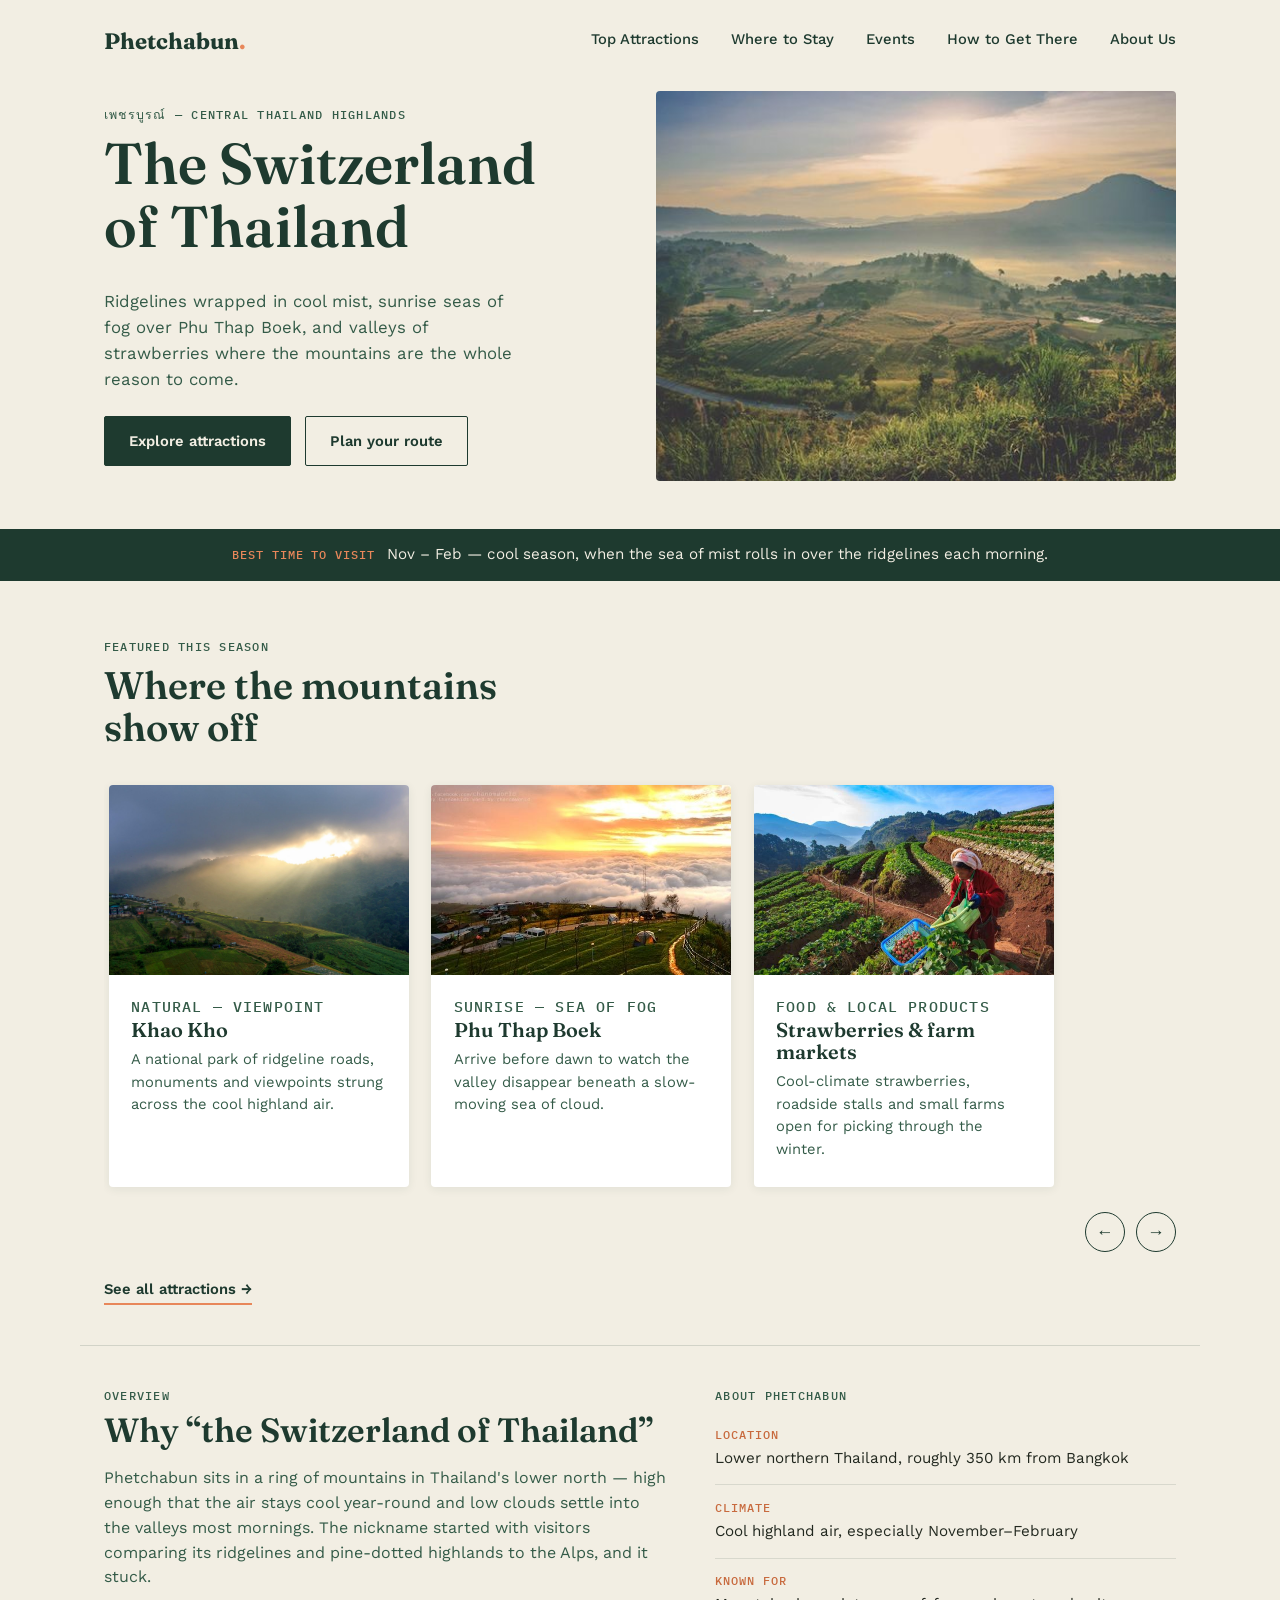
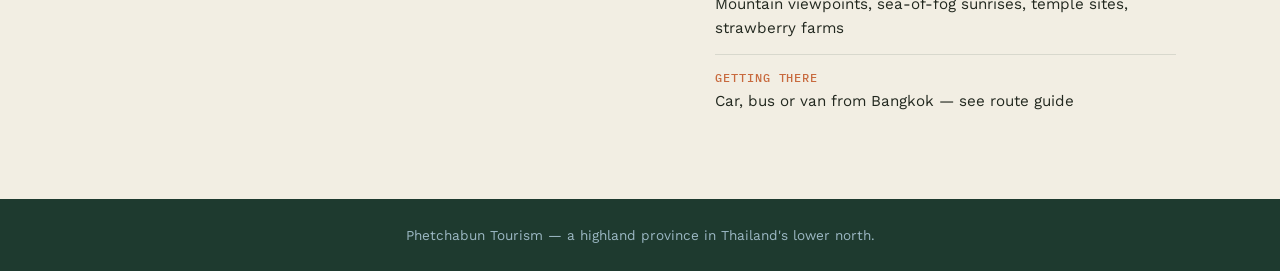
<file: index.html>
<!DOCTYPE html>
<html lang="en">
<head>
<meta charset="UTF-8">
<meta name="viewport" content="width=device-width, initial-scale=1.0">
<title>Phetchabun — The Switzerland of Thailand</title>
<link rel="stylesheet" href="styles.css">
</head>
<body>

<header class="site-header">
  <a href="index.html" class="logo">Phetchabun<span class="logo-dot">.</span></a>
  <nav class="quick-links">
    <a href="attractions.html">Top Attractions</a>
    <a href="stay-travel.html#stay">Where to Stay</a>
    <a href="events.html">Events</a>
    <a href="stay-travel.html#travel">How to Get There</a>
    <a href="about.html">About Us</a>
  </nav>
  <button class="nav-toggle" aria-label="Open menu" aria-expanded="false">
    <span></span><span></span><span></span>
  </button>
</header>

<main>

  <section class="hero">
    <div class="hero-copy">
      <p class="eyebrow">เพชรบูรณ์ &mdash; central Thailand highlands</p>
      <h1>The Switzerland<br>of Thailand</h1>
      <p class="hero-sub">
        Ridgelines wrapped in cool mist, sunrise seas of fog over Phu Thap Boek,
        and valleys of strawberries where the mountains are the whole reason to come.
      </p>
      <div class="hero-actions">
        <a href="attractions.html" class="btn btn-primary">Explore attractions</a>
        <a href="index.html#travel" class="btn btn-ghost">Plan your route</a>
      </div>
    </div>

    <div class="hero-scene">
      <img src="images/hero-valley.jpg" alt="Misty highland valley near Phetchabun at sunrise, terraced fields and a winding road below forested ridges" loading="eager">
    </div>
  </section>

  <section class="season-banner">
    <p><span class="mono">BEST TIME TO VISIT</span> Nov &ndash; Feb &mdash; cool season, when the sea of mist rolls in over the ridgelines each morning.</p>
  </section>

  <section class="featured" id="attractions">
    <div class="section-head">
      <p class="eyebrow">Featured this season</p>
      <h2>Where the mountains<br>show off</h2>
    </div>

    <div class="carousel" data-carousel>
      <ul class="carousel-track" data-track>

        <li class="card">
          <img class="card-art" src="images/khao-kho.jpg" alt="Sunbeams breaking through cloud over the forested ridges of Khao Kho">
          <div class="card-body">
            <p class="mono card-tag">NATURAL &mdash; VIEWPOINT</p>
            <h3>Khao Kho</h3>
            <p>A national park of ridgeline roads, monuments and viewpoints strung across the cool highland air.</p>
          </div>
        </li>

        <li class="card">
          <img class="card-art" src="images/phu-thap-boek.jpg" alt="Sunrise over a sea of clouds seen from a campsite on Phu Thap Boek">
          <div class="card-body">
            <p class="mono card-tag">SUNRISE &mdash; SEA OF FOG</p>
            <h3>Phu Thap Boek</h3>
            <p>Arrive before dawn to watch the valley disappear beneath a slow-moving sea of cloud.</p>
          </div>
        </li>

        <li class="card">
          <img class="card-art" src="images/strawberry-farm.jpg" alt="A farmer harvesting strawberries on a terraced hillside farm">
          <div class="card-body">
            <p class="mono card-tag">FOOD &amp; LOCAL PRODUCTS</p>
            <h3>Strawberries &amp; farm markets</h3>
            <p>Cool-climate strawberries, roadside stalls and small farms open for picking through the winter.</p>
          </div>
        </li>

      </ul>

      <div class="carousel-controls">
        <button class="carousel-btn" data-prev aria-label="Previous">&larr;</button>
        <button class="carousel-btn" data-next aria-label="Next">&rarr;</button>
      </div>
    </div>

    <a href="attractions.html" class="text-link">See all attractions &rarr;</a>
  </section>

  <section class="about" id="about">
    <div class="about-overview">
      <p class="eyebrow">Overview</p>
      <h2>Why &ldquo;the Switzerland of Thailand&rdquo;</h2>
      <p>
        Phetchabun sits in a ring of mountains in Thailand's lower north &mdash;
        high enough that the air stays cool year-round and low clouds settle
        into the valleys most mornings. The nickname started with visitors
        comparing its ridgelines and pine-dotted highlands to the Alps, and
        it stuck.
      </p>
    </div>
    <div class="about-info">
      <p class="eyebrow">About Phetchabun</p>
      <ul class="fact-list">
        <li><span class="mono">LOCATION</span> Lower northern Thailand, roughly 350&nbsp;km from Bangkok</li>
        <li><span class="mono">CLIMATE</span> Cool highland air, especially November&ndash;February</li>
        <li><span class="mono">KNOWN FOR</span> Mountain viewpoints, sea-of-fog sunrises, temple sites, strawberry farms</li>
        <li><span class="mono">GETTING THERE</span> Car, bus or van from Bangkok &mdash; see route guide</li>
      </ul>
    </div>
  </section>

</main>

<footer class="site-footer">
  <p>Phetchabun Tourism &mdash; a highland province in Thailand's lower north.</p>
</footer>

<script>
  const track = document.querySelector('[data-track]');
  const prevBtn = document.querySelector('[data-prev]');
  const nextBtn = document.querySelector('[data-next]');

  if (track && prevBtn && nextBtn) {
    const scrollByCard = (dir) => {
      const card = track.querySelector('.card');
      if (!card) return;
      const gap = parseFloat(getComputedStyle(track).columnGap || 0);
      track.scrollBy({ left: dir * (card.offsetWidth + gap), behavior: 'smooth' });
    };
    prevBtn.addEventListener('click', () => scrollByCard(-1));
    nextBtn.addEventListener('click', () => scrollByCard(1));
  }

  const toggle = document.querySelector('.nav-toggle');
  const nav = document.querySelector('.quick-links');
  if (toggle && nav) {
    toggle.addEventListener('click', () => {
      const open = nav.classList.toggle('open');
      toggle.setAttribute('aria-expanded', open);
    });
  }
</script>

</body>
</html>
</file>
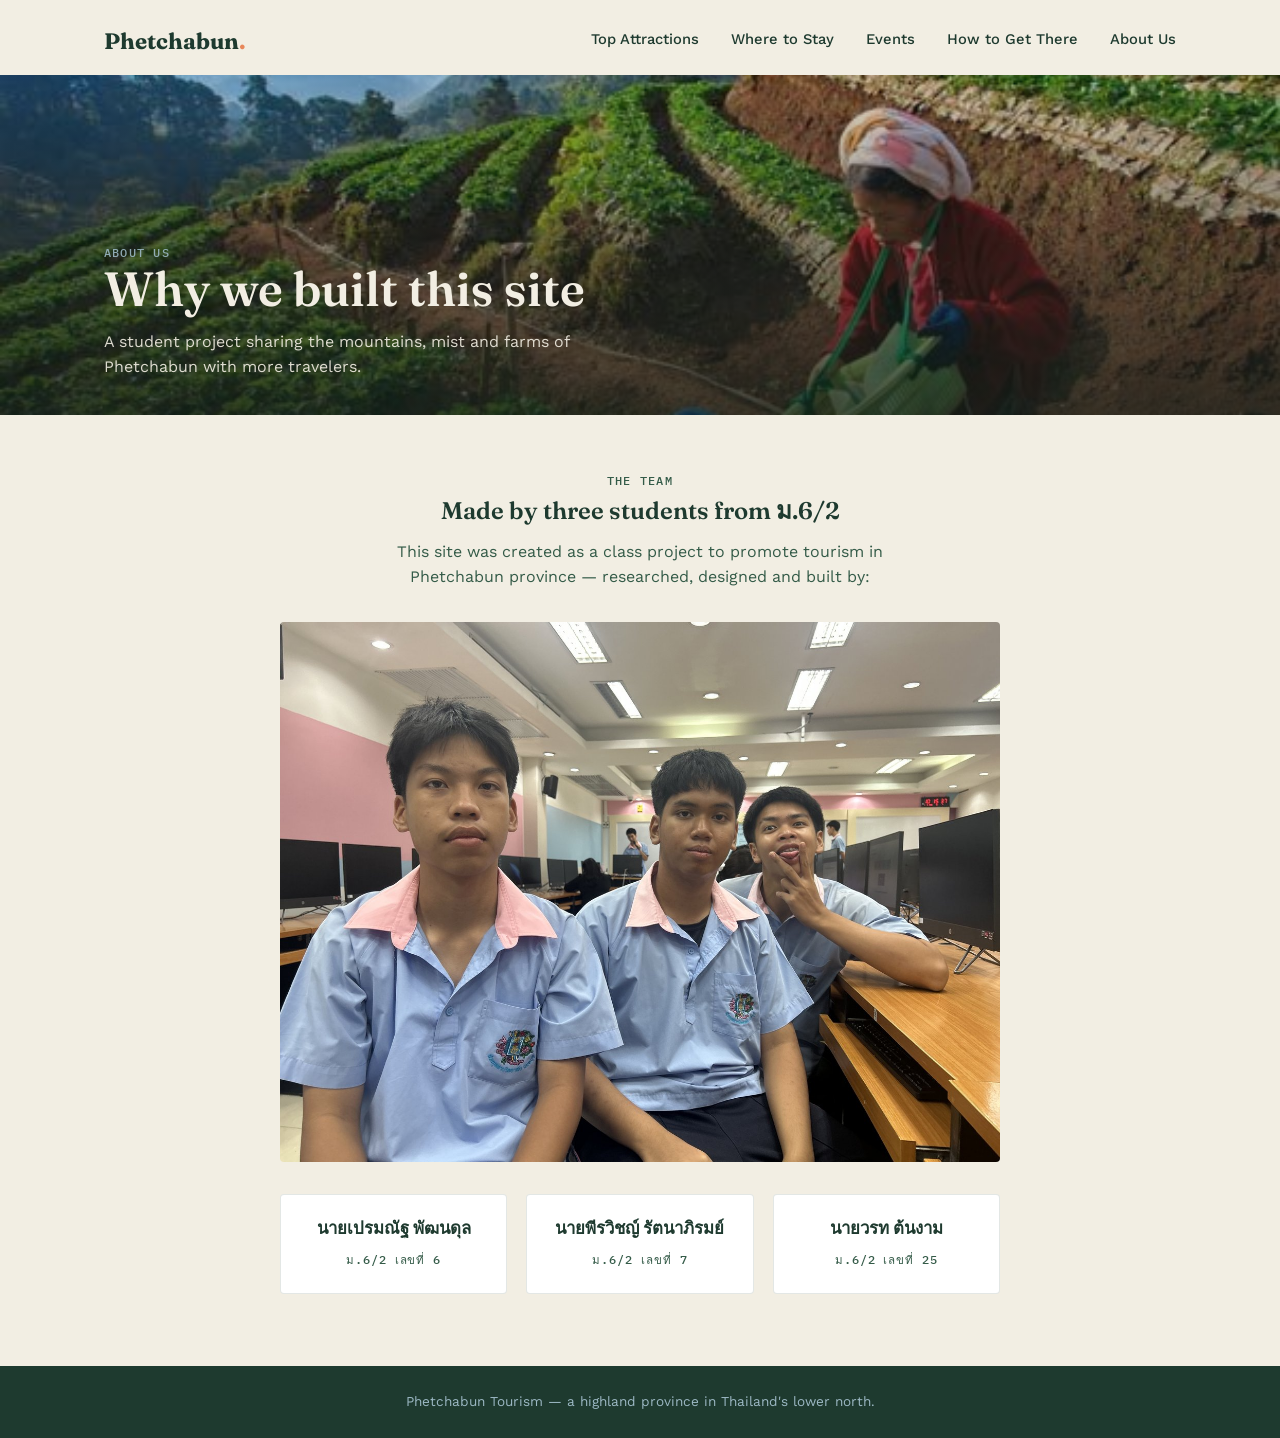
<file: about.html>
<!DOCTYPE html>
<html lang="en">
<head>
<meta charset="UTF-8">
<meta name="viewport" content="width=device-width, initial-scale=1.0">
<title>About Us — Phetchabun</title>
<link rel="stylesheet" href="styles.css">
</head>
<body>

<header class="site-header">
  <a href="index.html" class="logo">Phetchabun<span class="logo-dot">.</span></a>
  <nav class="quick-links">
    <a href="attractions.html">Top Attractions</a>
    <a href="stay-travel.html#stay">Where to Stay</a>
    <a href="events.html">Events</a>
    <a href="stay-travel.html#travel">How to Get There</a>
    <a href="about.html" aria-current="page">About Us</a>
  </nav>
  <button class="nav-toggle" aria-label="Open menu" aria-expanded="false">
    <span></span><span></span><span></span>
  </button>
</header>

<main>

  <section class="page-hero">
    <img src="images/strawberry-farm.jpg" alt="Terraced strawberry farm in the Phetchabun highlands">
    <div class="page-hero-copy">
      <p class="eyebrow">About Us</p>
      <h1>Why we built this site</h1>
      <p>A student project sharing the mountains, mist and farms of Phetchabun with more travelers.</p>
    </div>
  </section>

  <section class="team-section">
    <p class="eyebrow" style="text-align:center">The team</p>
    <h2 style="text-align:center; max-width: 34ch; margin: 0 auto;">Made by three students from ม.6/2</h2>
    <p style="max-width: 56ch; margin: 1rem auto 0; text-align:center; color: var(--forest);">
      This site was created as a class project to promote tourism in
      Phetchabun province &mdash; researched, designed and built by:
    </p>

    <div class="team-photo">
      <img src="images/team-photo.jpg" alt="The three student creators of this site">
    </div>

    <div class="team-grid">
      <div class="team-card">
        <span class="name">นายเปรมณัฐ พัฒนดุล</span>
        <span class="mono">ม.6/2 เลขที่ 6</span>
      </div>
      <div class="team-card">
        <span class="name">นายพีรวิชญ์ รัตนาภิรมย์</span>
        <span class="mono">ม.6/2 เลขที่ 7</span>
      </div>
      <div class="team-card">
        <span class="name">นายวรท ต้นงาม</span>
        <span class="mono">ม.6/2 เลขที่ 25</span>
      </div>
    </div>
  </section>

</main>

<footer class="site-footer">
  <p>Phetchabun Tourism &mdash; a highland province in Thailand's lower north.</p>
</footer>

<script>
  const toggle = document.querySelector('.nav-toggle');
  const nav = document.querySelector('.quick-links');
  if (toggle && nav) {
    toggle.addEventListener('click', () => {
      const open = nav.classList.toggle('open');
      toggle.setAttribute('aria-expanded', open);
    });
  }
</script>

</body>
</html>
</file>
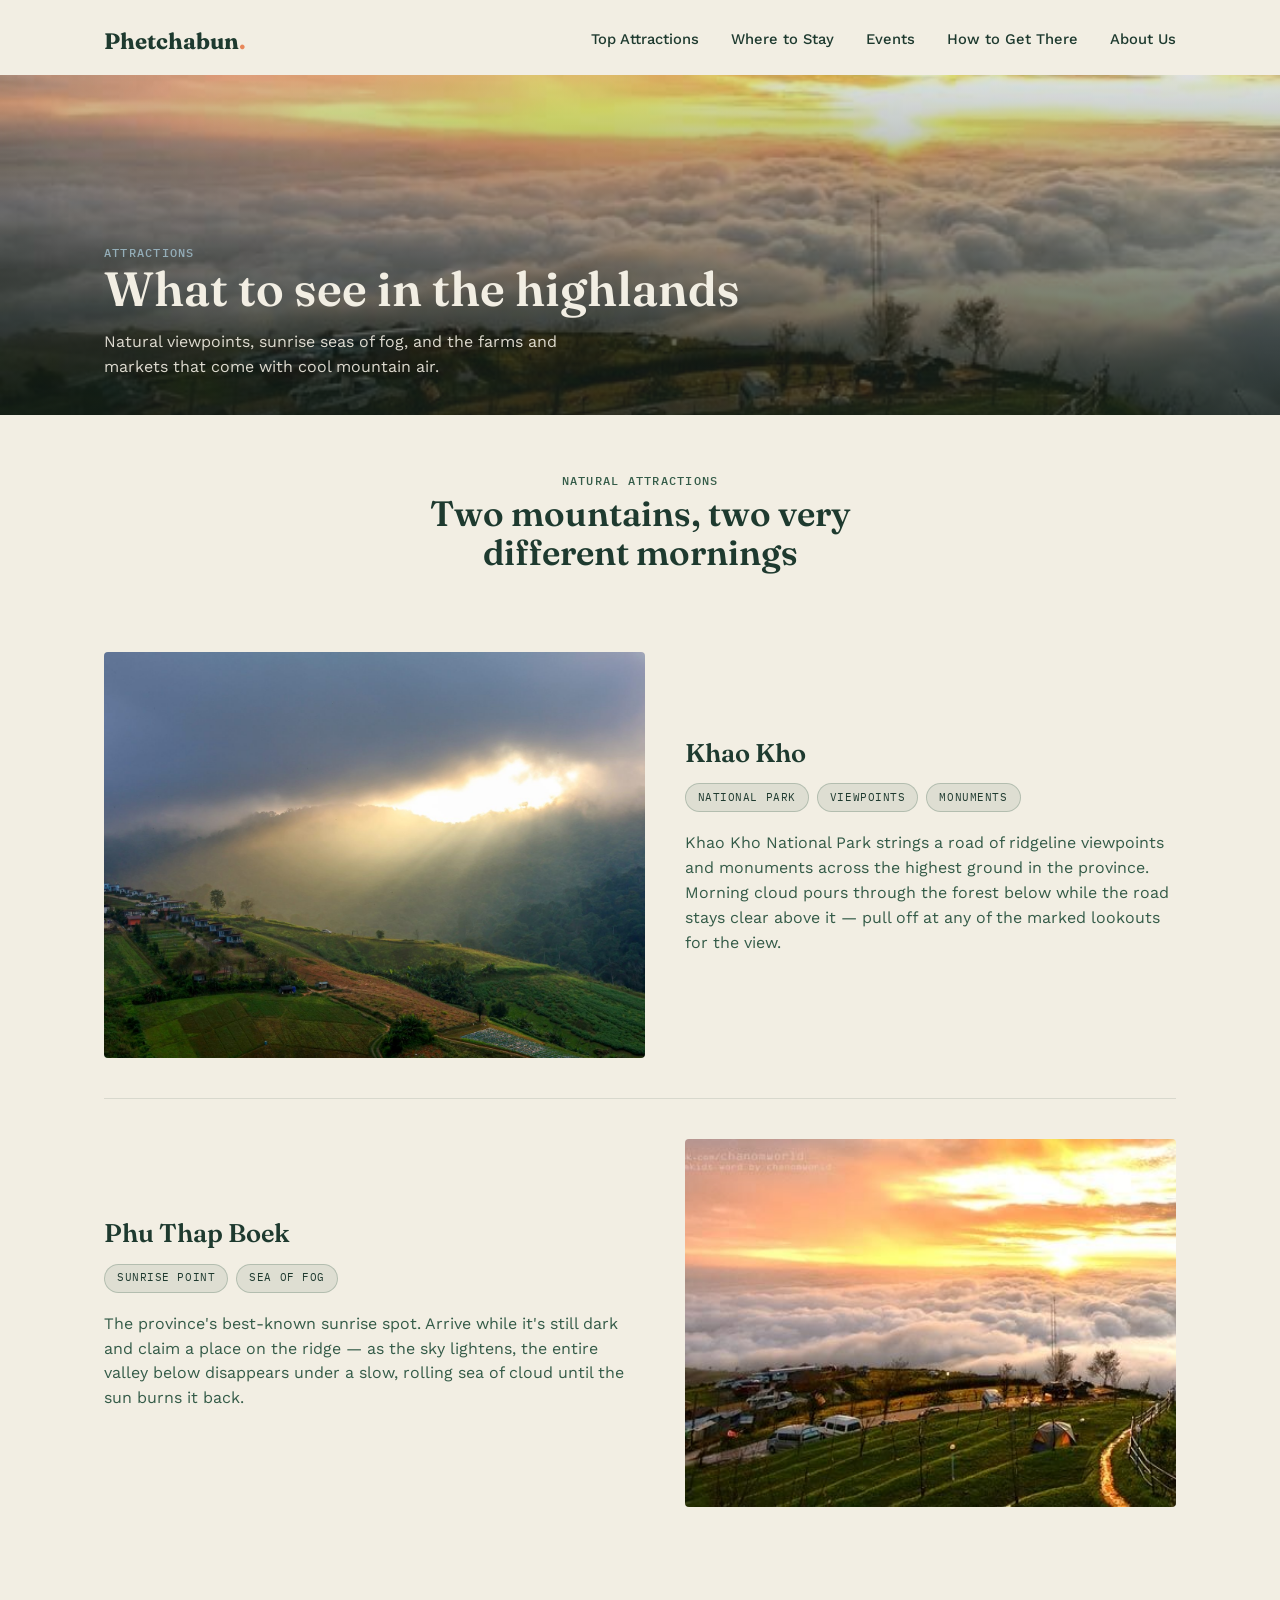
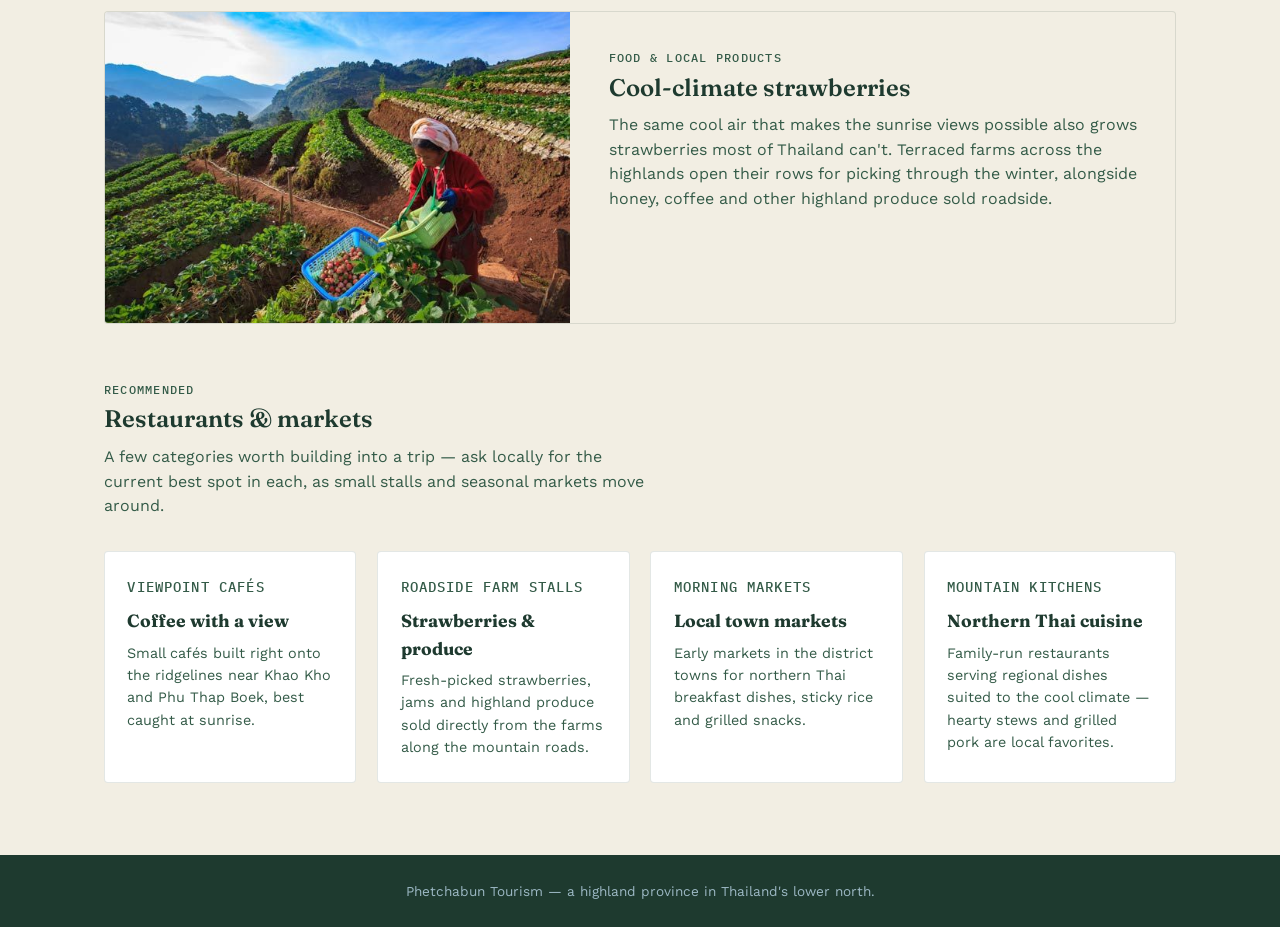
<file: attractions.html>
<!DOCTYPE html>
<html lang="en">
<head>
<meta charset="UTF-8">
<meta name="viewport" content="width=device-width, initial-scale=1.0">
<title>Attractions — Phetchabun</title>
<link rel="stylesheet" href="styles.css">
</head>
<body>

<header class="site-header">
  <a href="index.html" class="logo">Phetchabun<span class="logo-dot">.</span></a>
  <nav class="quick-links">
    <a href="attractions.html" aria-current="page">Top Attractions</a>
    <a href="stay-travel.html#stay">Where to Stay</a>
    <a href="events.html">Events</a>
    <a href="stay-travel.html#travel">How to Get There</a>
    <a href="about.html">About Us</a>
  </nav>
  <button class="nav-toggle" aria-label="Open menu" aria-expanded="false">
    <span></span><span></span><span></span>
  </button>
</header>

<main>

  <section class="page-hero">
    <img src="images/phu-thap-boek.jpg" alt="Sunrise over a sea of clouds on Phu Thap Boek">
    <div class="page-hero-copy">
      <p class="eyebrow">Attractions</p>
      <h1>What to see in the highlands</h1>
      <p>Natural viewpoints, sunrise seas of fog, and the farms and markets that come with cool mountain air.</p>
    </div>
  </section>

  <section class="feature-group" id="natural">
    <p class="eyebrow" style="text-align:center">Natural attractions</p>
    <h2>Two mountains, two very<br>different mornings</h2>

    <div class="feature-row">
      <div class="feature-media">
        <img src="images/khao-kho.jpg" alt="Sunbeams breaking through cloud over the forested ridges of Khao Kho">
      </div>
      <div class="feature-text">
        <h3>Khao Kho</h3>
        <div class="tag-row">
          <span class="tag-pill">National park</span>
          <span class="tag-pill">Viewpoints</span>
          <span class="tag-pill">Monuments</span>
        </div>
        <p>
          Khao Kho National Park strings a road of ridgeline viewpoints and
          monuments across the highest ground in the province. Morning cloud
          pours through the forest below while the road stays clear above it &mdash;
          pull off at any of the marked lookouts for the view.
        </p>
      </div>
    </div>

    <div class="feature-row reverse">
      <div class="feature-media">
        <img src="images/phu-thap-boek.jpg" alt="Sunrise over a sea of clouds seen from a campsite on Phu Thap Boek">
      </div>
      <div class="feature-text">
        <h3>Phu Thap Boek</h3>
        <div class="tag-row">
          <span class="tag-pill">Sunrise point</span>
          <span class="tag-pill">Sea of fog</span>
        </div>
        <p>
          The province's best-known sunrise spot. Arrive while it's still dark
          and claim a place on the ridge &mdash; as the sky lightens, the entire
          valley below disappears under a slow, rolling sea of cloud until the
          sun burns it back.
        </p>
      </div>
    </div>
  </section>

  <section class="food-section">
    <div class="food-band">
      <img src="images/strawberry-farm.jpg" alt="A farmer harvesting strawberries on a terraced hillside farm">
      <div class="food-band-text">
        <p class="eyebrow">Food &amp; local products</p>
        <h3>Cool-climate strawberries</h3>
        <p>
          The same cool air that makes the sunrise views possible also grows
          strawberries most of Thailand can't. Terraced farms across the
          highlands open their rows for picking through the winter, alongside
          honey, coffee and other highland produce sold roadside.
        </p>
      </div>
    </div>
  </section>

  <section class="market-section">
    <p class="eyebrow">Recommended</p>
    <h2>Restaurants &amp; markets</h2>
    <p style="max-width: 56ch; color: var(--forest);">
      A few categories worth building into a trip &mdash; ask locally for the
      current best spot in each, as small stalls and seasonal markets move
      around.
    </p>

    <div class="market-grid">
      <div class="market-card">
        <p class="mono">VIEWPOINT CAFÉS</p>
        <h4>Coffee with a view</h4>
        <p>Small cafés built right onto the ridgelines near Khao Kho and Phu Thap Boek, best caught at sunrise.</p>
      </div>
      <div class="market-card">
        <p class="mono">ROADSIDE FARM STALLS</p>
        <h4>Strawberries &amp; produce</h4>
        <p>Fresh-picked strawberries, jams and highland produce sold directly from the farms along the mountain roads.</p>
      </div>
      <div class="market-card">
        <p class="mono">MORNING MARKETS</p>
        <h4>Local town markets</h4>
        <p>Early markets in the district towns for northern Thai breakfast dishes, sticky rice and grilled snacks.</p>
      </div>
      <div class="market-card">
        <p class="mono">MOUNTAIN KITCHENS</p>
        <h4>Northern Thai cuisine</h4>
        <p>Family-run restaurants serving regional dishes suited to the cool climate &mdash; hearty stews and grilled pork are local favorites.</p>
      </div>
    </div>
  </section>

</main>

<footer class="site-footer">
  <p>Phetchabun Tourism &mdash; a highland province in Thailand's lower north.</p>
</footer>

<script>
  const toggle = document.querySelector('.nav-toggle');
  const nav = document.querySelector('.quick-links');
  if (toggle && nav) {
    toggle.addEventListener('click', () => {
      const open = nav.classList.toggle('open');
      toggle.setAttribute('aria-expanded', open);
    });
  }
</script>

</body>
</html>
</file>
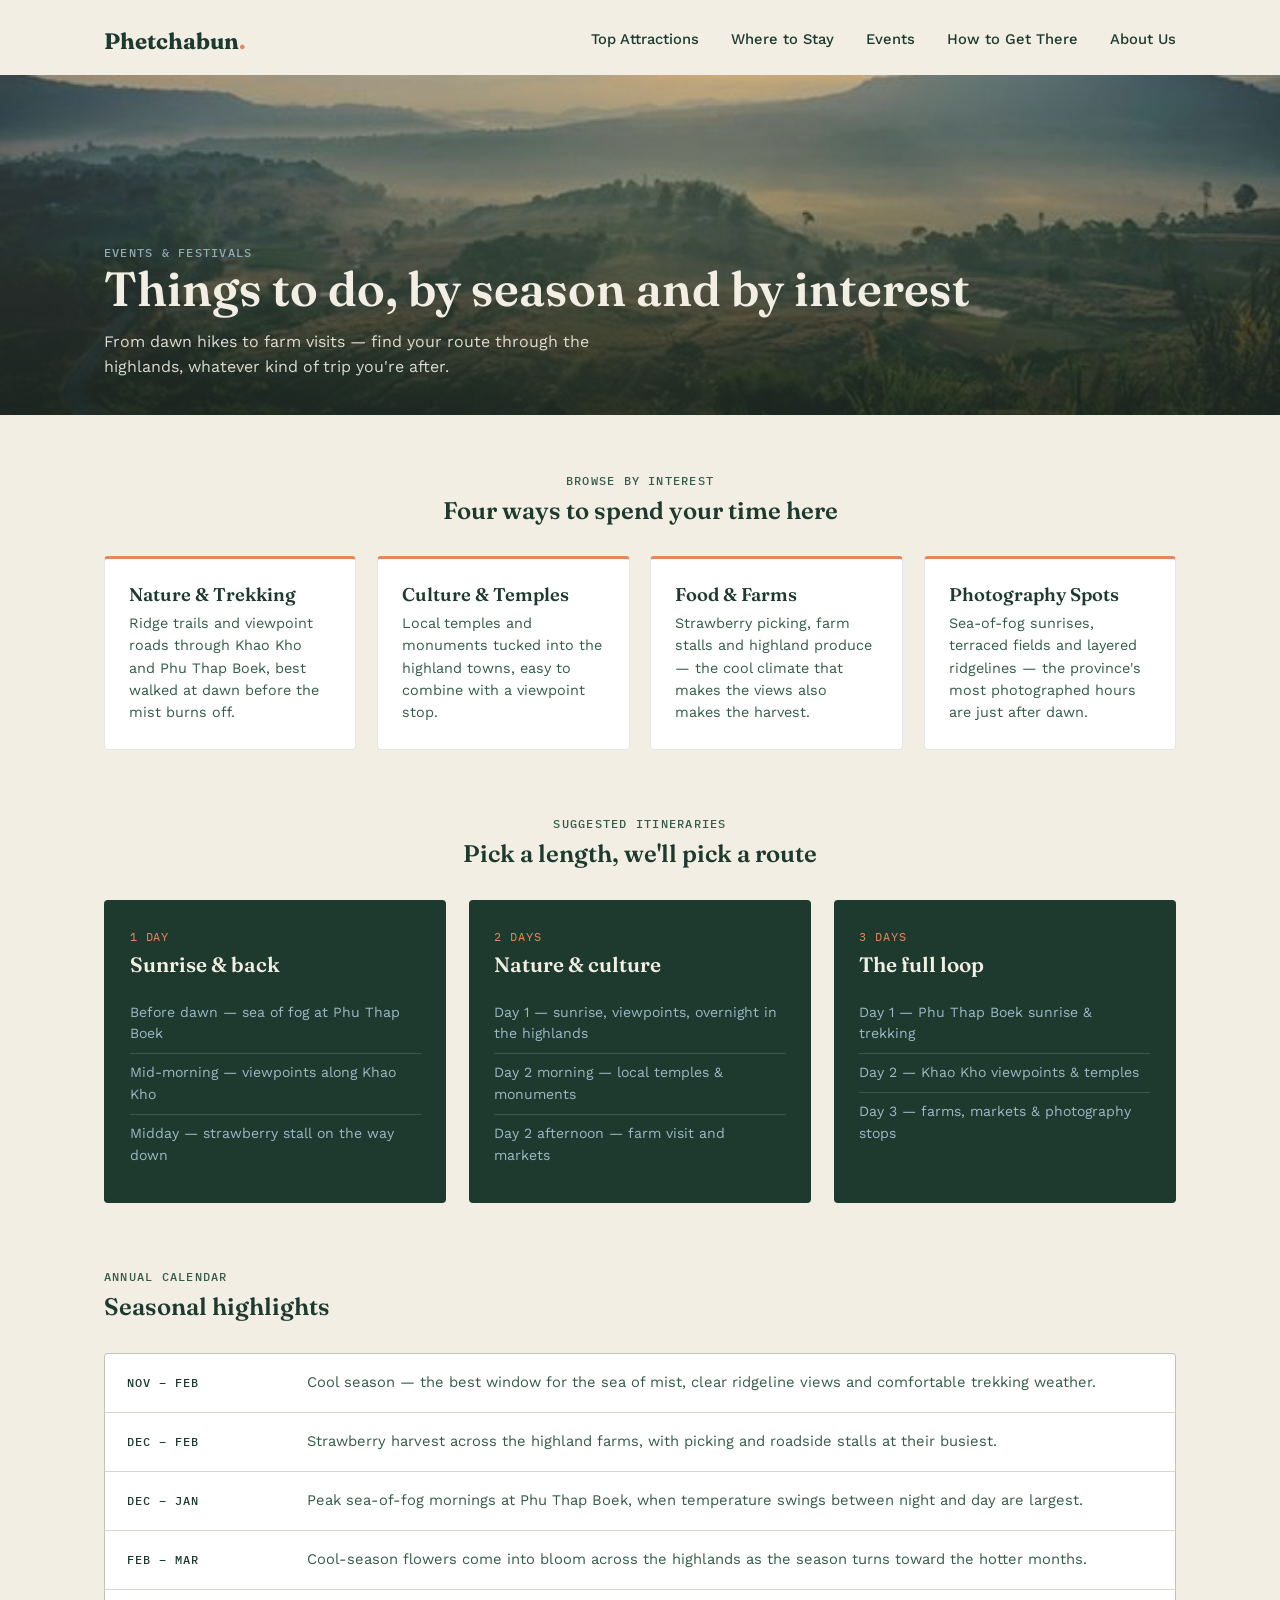
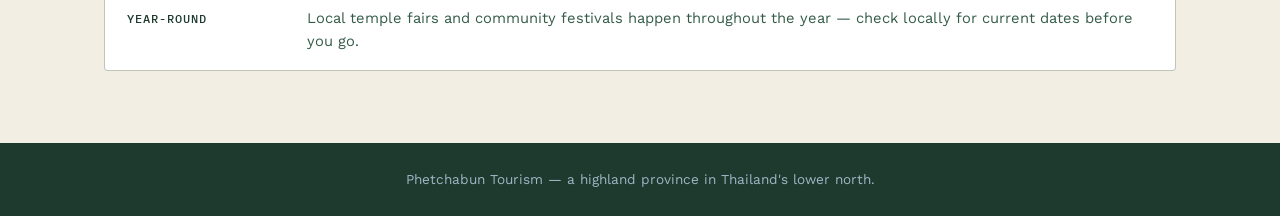
<file: events.html>
<!DOCTYPE html>
<html lang="en">
<head>
<meta charset="UTF-8">
<meta name="viewport" content="width=device-width, initial-scale=1.0">
<title>Events &amp; Festivals — Phetchabun</title>
<link rel="stylesheet" href="styles.css">
</head>
<body>

<header class="site-header">
  <a href="index.html" class="logo">Phetchabun<span class="logo-dot">.</span></a>
  <nav class="quick-links">
    <a href="attractions.html">Top Attractions</a>
    <a href="stay-travel.html#stay">Where to Stay</a>
    <a href="events.html" aria-current="page">Events</a>
    <a href="stay-travel.html#travel">How to Get There</a>
    <a href="about.html">About Us</a>
  </nav>
  <button class="nav-toggle" aria-label="Open menu" aria-expanded="false">
    <span></span><span></span><span></span>
  </button>
</header>

<main>

  <section class="page-hero">
    <img src="images/hero-valley.jpg" alt="Terraced highland valley near Phetchabun at sunrise">
    <div class="page-hero-copy">
      <p class="eyebrow">Events &amp; Festivals</p>
      <h1>Things to do, by season and by interest</h1>
      <p>From dawn hikes to farm visits &mdash; find your route through the highlands, whatever kind of trip you're after.</p>
    </div>
  </section>

  <section class="interest-section" id="interests">
    <p class="eyebrow" style="text-align:center">Browse by interest</p>
    <h2 style="text-align:center; max-width:34ch; margin:0 auto;">Four ways to spend your time here</h2>

    <div class="interest-grid">
      <div class="interest-card">
        <h3>Nature &amp; Trekking</h3>
        <p>Ridge trails and viewpoint roads through Khao Kho and Phu Thap Boek, best walked at dawn before the mist burns off.</p>
      </div>
      <div class="interest-card">
        <h3>Culture &amp; Temples</h3>
        <p>Local temples and monuments tucked into the highland towns, easy to combine with a viewpoint stop.</p>
      </div>
      <div class="interest-card">
        <h3>Food &amp; Farms</h3>
        <p>Strawberry picking, farm stalls and highland produce &mdash; the cool climate that makes the views also makes the harvest.</p>
      </div>
      <div class="interest-card">
        <h3>Photography Spots</h3>
        <p>Sea-of-fog sunrises, terraced fields and layered ridgelines &mdash; the province's most photographed hours are just after dawn.</p>
      </div>
    </div>
  </section>

  <section class="itinerary-section" id="itineraries">
    <p class="eyebrow" style="text-align:center">Suggested itineraries</p>
    <h2 style="text-align:center; max-width:30ch; margin:0 auto;">Pick a length, we'll pick a route</h2>

    <div class="itinerary-grid">
      <div class="itinerary-card">
        <span class="itinerary-length">1 Day</span>
        <h3>Sunrise &amp; back</h3>
        <ul class="itinerary-steps">
          <li>Before dawn &mdash; sea of fog at Phu Thap Boek</li>
          <li>Mid-morning &mdash; viewpoints along Khao Kho</li>
          <li>Midday &mdash; strawberry stall on the way down</li>
        </ul>
      </div>
      <div class="itinerary-card">
        <span class="itinerary-length">2 Days</span>
        <h3>Nature &amp; culture</h3>
        <ul class="itinerary-steps">
          <li>Day 1 &mdash; sunrise, viewpoints, overnight in the highlands</li>
          <li>Day 2 morning &mdash; local temples &amp; monuments</li>
          <li>Day 2 afternoon &mdash; farm visit and markets</li>
        </ul>
      </div>
      <div class="itinerary-card">
        <span class="itinerary-length">3 Days</span>
        <h3>The full loop</h3>
        <ul class="itinerary-steps">
          <li>Day 1 &mdash; Phu Thap Boek sunrise &amp; trekking</li>
          <li>Day 2 &mdash; Khao Kho viewpoints &amp; temples</li>
          <li>Day 3 &mdash; farms, markets &amp; photography stops</li>
        </ul>
      </div>
    </div>
  </section>

  <section class="calendar-section" id="calendar">
    <p class="eyebrow">Annual calendar</p>
    <h2>Seasonal highlights</h2>

    <ul class="season-list">
      <li>
        <span class="mono">NOV &ndash; FEB</span>
        <p>Cool season &mdash; the best window for the sea of mist, clear ridgeline views and comfortable trekking weather.</p>
      </li>
      <li>
        <span class="mono">DEC &ndash; FEB</span>
        <p>Strawberry harvest across the highland farms, with picking and roadside stalls at their busiest.</p>
      </li>
      <li>
        <span class="mono">DEC &ndash; JAN</span>
        <p>Peak sea-of-fog mornings at Phu Thap Boek, when temperature swings between night and day are largest.</p>
      </li>
      <li>
        <span class="mono">FEB &ndash; MAR</span>
        <p>Cool-season flowers come into bloom across the highlands as the season turns toward the hotter months.</p>
      </li>
      <li>
        <span class="mono">YEAR-ROUND</span>
        <p>Local temple fairs and community festivals happen throughout the year &mdash; check locally for current dates before you go.</p>
      </li>
    </ul>
  </section>

</main>

<footer class="site-footer">
  <p>Phetchabun Tourism &mdash; a highland province in Thailand's lower north.</p>
</footer>

<script>
  const toggle = document.querySelector('.nav-toggle');
  const nav = document.querySelector('.quick-links');
  if (toggle && nav) {
    toggle.addEventListener('click', () => {
      const open = nav.classList.toggle('open');
      toggle.setAttribute('aria-expanded', open);
    });
  }
</script>

</body>
</html>
</file>
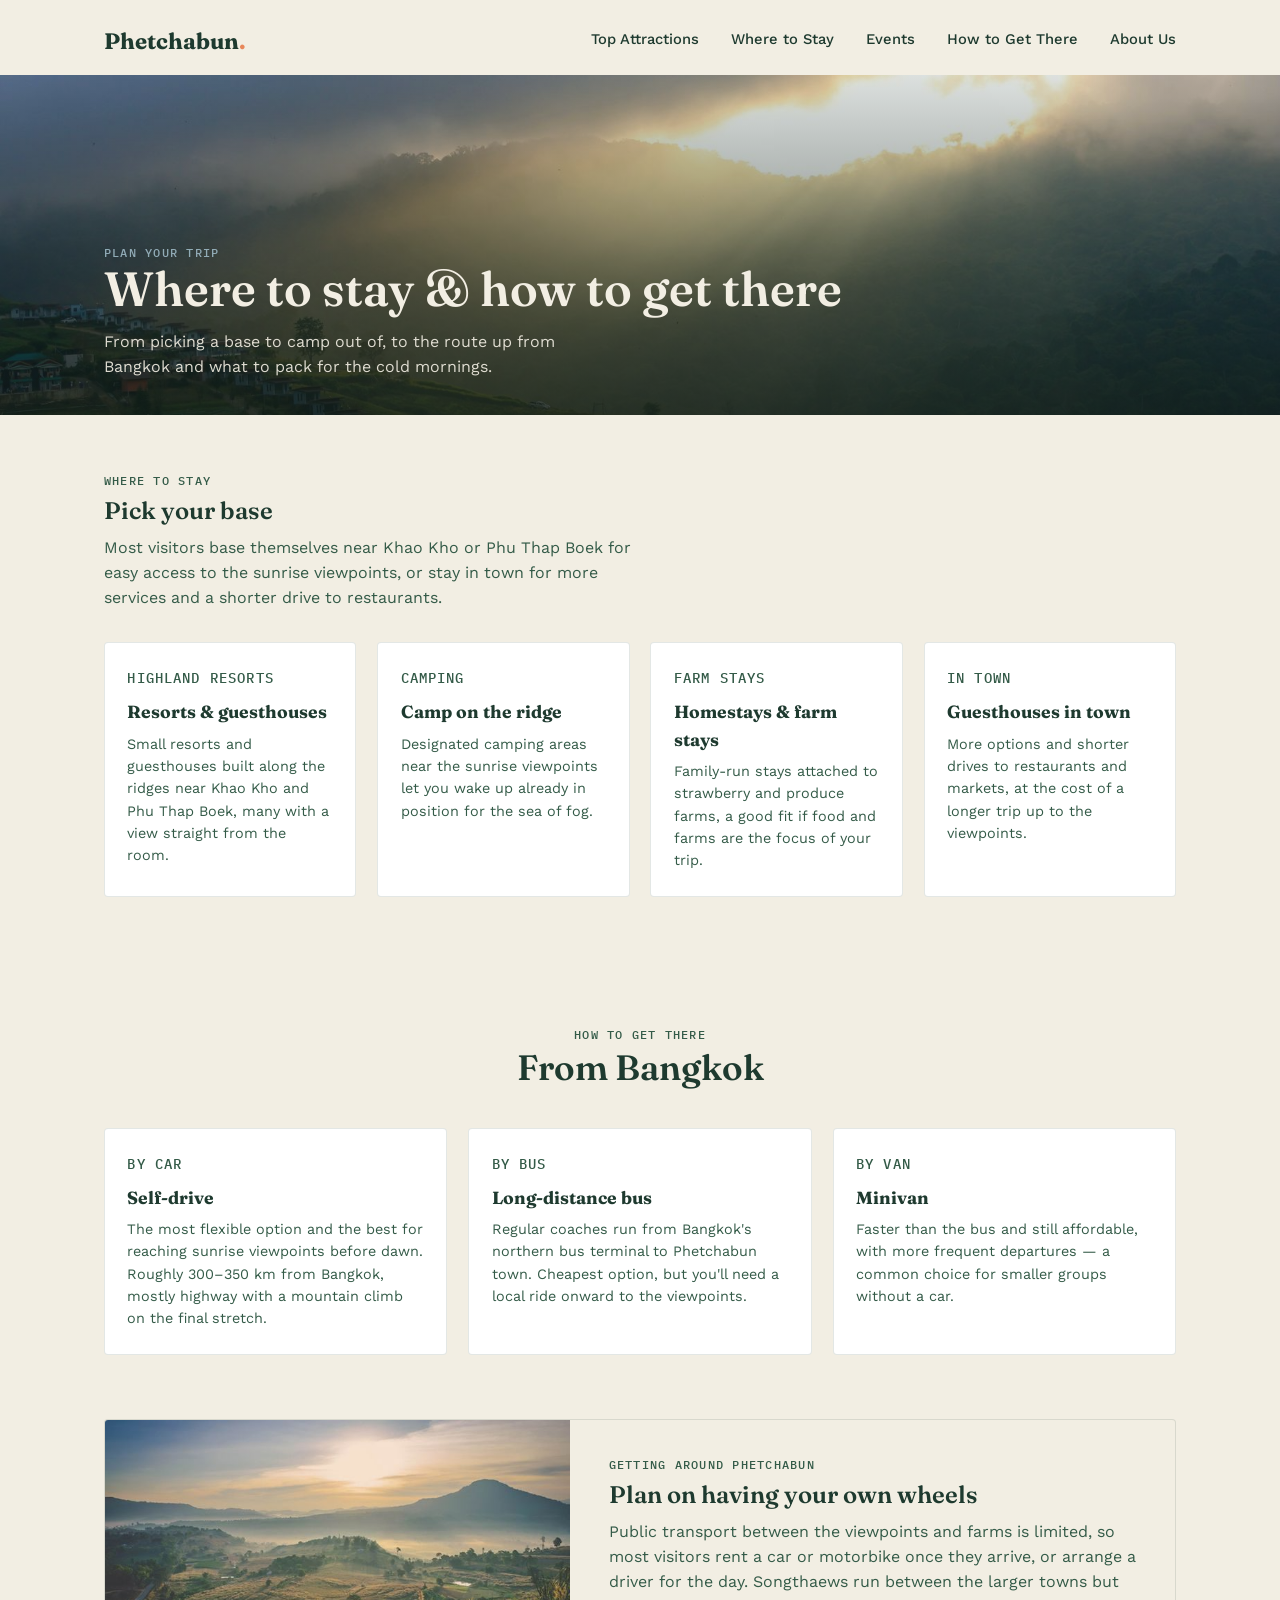
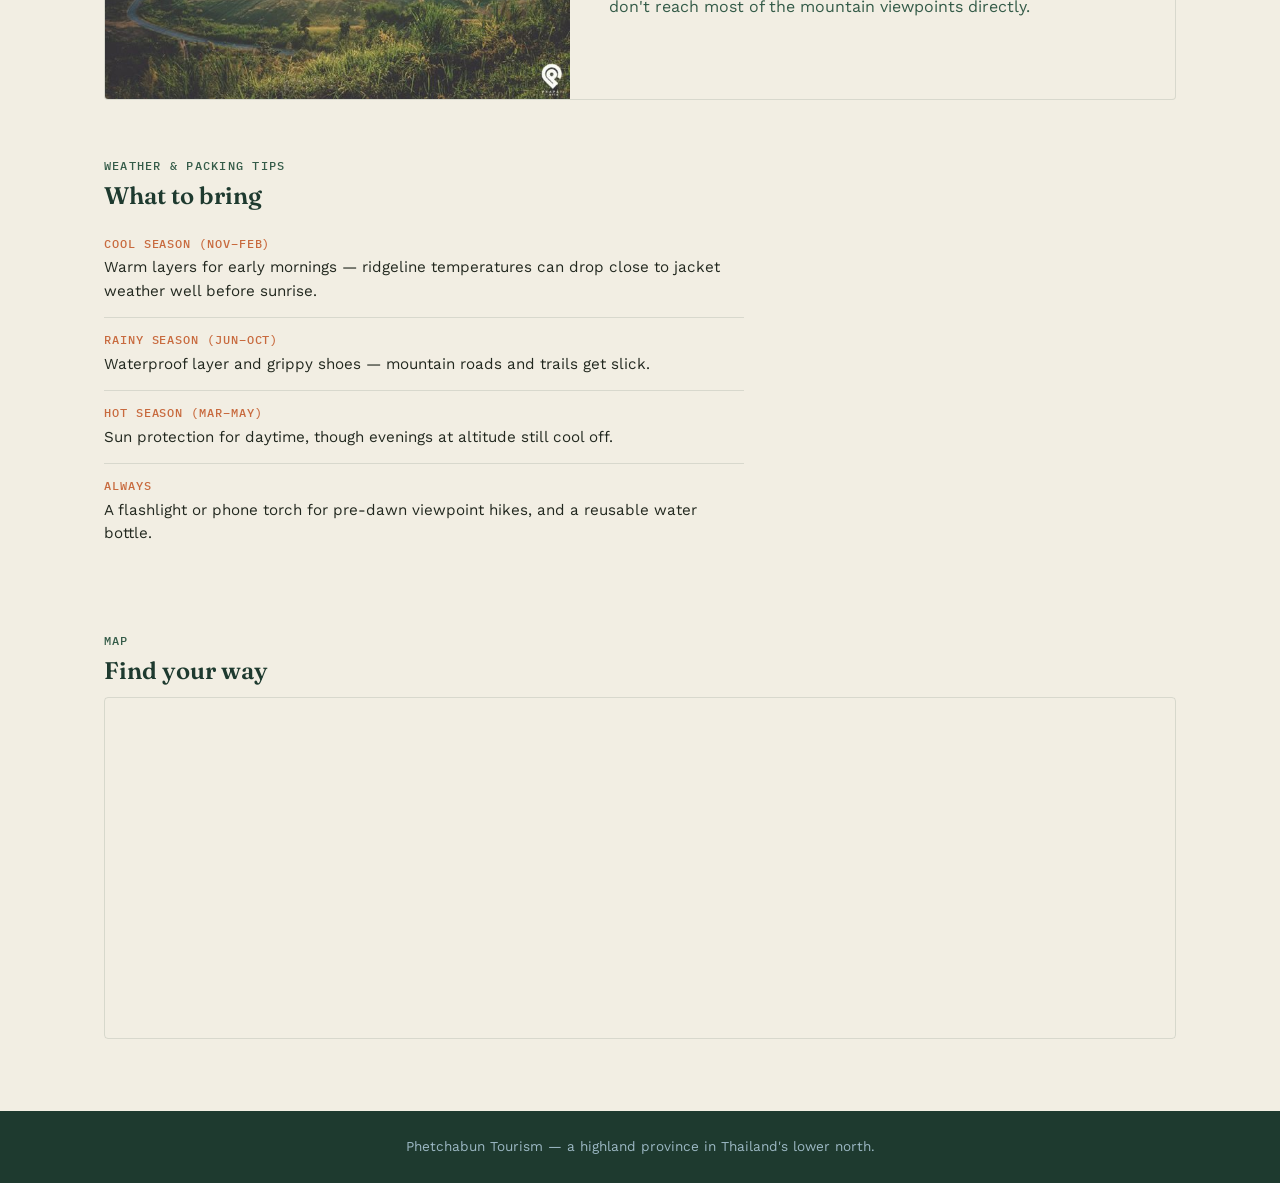
<file: stay-travel.html>
<!DOCTYPE html>
<html lang="en">
<head>
<meta charset="UTF-8">
<meta name="viewport" content="width=device-width, initial-scale=1.0">
<title>Where to Stay &amp; How to Get There — Phetchabun</title>
<link rel="stylesheet" href="styles.css">
</head>
<body>

<header class="site-header">
  <a href="index.html" class="logo">Phetchabun<span class="logo-dot">.</span></a>
  <nav class="quick-links">
    <a href="attractions.html">Top Attractions</a>
    <a href="stay-travel.html" aria-current="page">Where to Stay</a>
    <a href="events.html">Events</a>
    <a href="stay-travel.html#travel">How to Get There</a>
    <a href="about.html">About Us</a>
  </nav>
  <button class="nav-toggle" aria-label="Open menu" aria-expanded="false">
    <span></span><span></span><span></span>
  </button>
</header>

<main>

  <section class="page-hero">
    <img src="images/khao-kho.jpg" alt="Sunbeams over the forested ridges of Khao Kho">
    <div class="page-hero-copy">
      <p class="eyebrow">Plan your trip</p>
      <h1>Where to stay &amp; how to get there</h1>
      <p>From picking a base to camp out of, to the route up from Bangkok and what to pack for the cold mornings.</p>
    </div>
  </section>

  <section class="market-section" id="stay">
    <p class="eyebrow">Where to stay</p>
    <h2>Pick your base</h2>
    <p style="max-width: 56ch; color: var(--forest);">
      Most visitors base themselves near Khao Kho or Phu Thap Boek for easy
      access to the sunrise viewpoints, or stay in town for more services and
      a shorter drive to restaurants.
    </p>

    <div class="market-grid">
      <div class="market-card">
        <p class="mono">HIGHLAND RESORTS</p>
        <h4>Resorts &amp; guesthouses</h4>
        <p>Small resorts and guesthouses built along the ridges near Khao Kho and Phu Thap Boek, many with a view straight from the room.</p>
      </div>
      <div class="market-card">
        <p class="mono">CAMPING</p>
        <h4>Camp on the ridge</h4>
        <p>Designated camping areas near the sunrise viewpoints let you wake up already in position for the sea of fog.</p>
      </div>
      <div class="market-card">
        <p class="mono">FARM STAYS</p>
        <h4>Homestays &amp; farm stays</h4>
        <p>Family-run stays attached to strawberry and produce farms, a good fit if food and farms are the focus of your trip.</p>
      </div>
      <div class="market-card">
        <p class="mono">IN TOWN</p>
        <h4>Guesthouses in town</h4>
        <p>More options and shorter drives to restaurants and markets, at the cost of a longer trip up to the viewpoints.</p>
      </div>
    </div>
  </section>

  <section class="feature-group" id="travel">
    <p class="eyebrow" style="text-align:center">How to get there</p>
    <h2>From Bangkok</h2>

    <div class="market-grid">
      <div class="market-card">
        <p class="mono">BY CAR</p>
        <h4>Self-drive</h4>
        <p>The most flexible option and the best for reaching sunrise viewpoints before dawn. Roughly 300&ndash;350&nbsp;km from Bangkok, mostly highway with a mountain climb on the final stretch.</p>
      </div>
      <div class="market-card">
        <p class="mono">BY BUS</p>
        <h4>Long-distance bus</h4>
        <p>Regular coaches run from Bangkok's northern bus terminal to Phetchabun town. Cheapest option, but you'll need a local ride onward to the viewpoints.</p>
      </div>
      <div class="market-card">
        <p class="mono">BY VAN</p>
        <h4>Minivan</h4>
        <p>Faster than the bus and still affordable, with more frequent departures &mdash; a common choice for smaller groups without a car.</p>
      </div>
    </div>
  </section>

  <section class="food-section">
    <div class="food-band">
      <img src="images/hero-valley.jpg" alt="Winding mountain road through terraced highland fields">
      <div class="food-band-text">
        <p class="eyebrow">Getting around Phetchabun</p>
        <h3>Plan on having your own wheels</h3>
        <p>
          Public transport between the viewpoints and farms is limited, so
          most visitors rent a car or motorbike once they arrive, or arrange
          a driver for the day. Songthaews run between the larger towns but
          don't reach most of the mountain viewpoints directly.
        </p>
      </div>
    </div>
  </section>

  <section class="market-section">
    <p class="eyebrow">Weather &amp; packing tips</p>
    <h2>What to bring</h2>

    <ul class="fact-list" style="max-width: 640px;">
      <li><span class="mono">COOL SEASON (NOV&ndash;FEB)</span> Warm layers for early mornings &mdash; ridgeline temperatures can drop close to jacket weather well before sunrise.</li>
      <li><span class="mono">RAINY SEASON (JUN&ndash;OCT)</span> Waterproof layer and grippy shoes &mdash; mountain roads and trails get slick.</li>
      <li><span class="mono">HOT SEASON (MAR&ndash;MAY)</span> Sun protection for daytime, though evenings at altitude still cool off.</li>
      <li><span class="mono">ALWAYS</span> A flashlight or phone torch for pre-dawn viewpoint hikes, and a reusable water bottle.</li>
    </ul>
  </section>

  <section class="market-section" style="padding-top: 0;">
    <p class="eyebrow">Map</p>
    <h2>Find your way</h2>
    <div class="map-embed">
      <iframe
        src="https://www.google.com/maps?q=Phetchabun,+Thailand&output=embed"
        loading="lazy"
        referrerpolicy="no-referrer-when-downgrade"
        title="Map of Phetchabun, Thailand">
      </iframe>
    </div>
  </section>

</main>

<footer class="site-footer">
  <p>Phetchabun Tourism &mdash; a highland province in Thailand's lower north.</p>
</footer>

<script>
  const toggle = document.querySelector('.nav-toggle');
  const nav = document.querySelector('.quick-links');
  if (toggle && nav) {
    toggle.addEventListener('click', () => {
      const open = nav.classList.toggle('open');
      toggle.setAttribute('aria-expanded', open);
    });
  }
</script>

</body>
</html>
</file>
<file: styles.css>
@import url('https://fonts.googleapis.com/css2?family=Fraunces:opsz,wght@9..144,400;9..144,600;9..144,700&family=Work+Sans:wght@400;500;600&family=IBM+Plex+Mono:wght@500&display=swap');

:root {
  --forest-deep: #1E3A2F;
  --forest: #345B48;
  --forest-light: #4A7360;
  --mist-cream: #F2EEE3;
  --sunrise: #E8875A;
  --sunrise-deep: #C86A3E;
  --sky-mist: #9CB8C4;
  --gold: #C9A15C;
  --charcoal: #22281F;

  --font-display: 'Fraunces', serif;
  --font-body: 'Work Sans', sans-serif;
  --font-mono: 'IBM Plex Mono', monospace;

  --max-width: 1120px;
}

* { box-sizing: border-box; }

html { scroll-behavior: smooth; }

body {
  margin: 0;
  background: var(--mist-cream);
  color: var(--charcoal);
  font-family: var(--font-body);
  line-height: 1.55;
}

h1, h2, h3 {
  font-family: var(--font-display);
  font-weight: 600;
  line-height: 1.1;
  margin: 0 0 0.5em;
  color: var(--forest-deep);
}

p { margin: 0 0 1em; }

a { color: inherit; }

.mono {
  font-family: var(--font-mono);
  font-weight: 500;
  font-size: 0.72rem;
  letter-spacing: 0.08em;
  text-transform: uppercase;
  color: var(--sunrise-deep);
}

.eyebrow {
  font-family: var(--font-mono);
  font-weight: 500;
  font-size: 0.78rem;
  letter-spacing: 0.1em;
  text-transform: uppercase;
  color: var(--forest);
  margin: 0 0 0.6em;
}

/* ---------- header ---------- */

.site-header {
  display: flex;
  align-items: center;
  justify-content: space-between;
  max-width: var(--max-width);
  margin: 0 auto;
  padding: 1.5rem 1.5rem 1rem;
}

.logo {
  font-family: var(--font-display);
  font-weight: 700;
  font-size: 1.4rem;
  text-decoration: none;
  color: var(--forest-deep);
}

.logo-dot { color: var(--sunrise); }

.quick-links {
  display: flex;
  gap: 2rem;
}

.quick-links a {
  text-decoration: none;
  font-size: 0.92rem;
  font-weight: 500;
  color: var(--forest-deep);
  border-bottom: 2px solid transparent;
  padding-bottom: 2px;
  transition: border-color 0.2s ease;
}

.quick-links a:hover,
.quick-links a:focus-visible {
  border-color: var(--sunrise);
}

.nav-toggle {
  display: none;
  flex-direction: column;
  gap: 5px;
  background: none;
  border: none;
  cursor: pointer;
  padding: 0.4rem;
}

.nav-toggle span {
  width: 22px;
  height: 2px;
  background: var(--forest-deep);
}

/* ---------- hero ---------- */

.hero {
  max-width: var(--max-width);
  margin: 0 auto;
  padding: 1rem 1.5rem 3rem;
  display: grid;
  grid-template-columns: 1fr 1fr;
  gap: 2rem;
  align-items: center;
}

.hero h1 {
  font-size: clamp(2.4rem, 5vw, 3.6rem);
}

.hero-sub {
  max-width: 42ch;
  color: var(--forest);
  font-size: 1.05rem;
}

.hero-actions {
  display: flex;
  gap: 0.9rem;
  margin-top: 1.5rem;
}

.btn {
  display: inline-block;
  padding: 0.8rem 1.5rem;
  border-radius: 2px;
  text-decoration: none;
  font-weight: 600;
  font-size: 0.92rem;
  border: 1px solid var(--forest-deep);
  transition: transform 0.15s ease, background 0.15s ease;
}

.btn:hover { transform: translateY(-2px); }

.btn-primary {
  background: var(--forest-deep);
  color: var(--mist-cream);
}

.btn-primary:hover { background: var(--forest); }

.btn-ghost {
  background: transparent;
  color: var(--forest-deep);
}

.btn-ghost:hover { background: rgba(30, 58, 47, 0.08); }

.hero-scene {
  border-radius: 4px;
  overflow: hidden;
  aspect-ratio: 4 / 3;
}

.hero-scene img {
  width: 100%;
  height: 100%;
  object-fit: cover;
  display: block;
}

/* ---------- season banner ---------- */

.season-banner {
  background: var(--forest-deep);
  color: var(--mist-cream);
  text-align: center;
  padding: 0.9rem 1.5rem;
}

.season-banner p {
  margin: 0;
  font-size: 0.95rem;
}

.season-banner .mono {
  color: var(--sunrise);
  margin-right: 0.6em;
}

/* ---------- featured / carousel ---------- */

.featured {
  max-width: var(--max-width);
  margin: 0 auto;
  padding: 3.5rem 1.5rem 2.5rem;
}

.section-head h2 {
  font-size: clamp(1.8rem, 3.4vw, 2.4rem);
}

.carousel {
  position: relative;
  margin-top: 2rem;
}

.carousel-track {
  display: flex;
  gap: 1.4rem;
  overflow-x: auto;
  scroll-snap-type: x mandatory;
  list-style: none;
  margin: 0;
  padding: 0.3rem 0.3rem 1rem;
  scrollbar-width: none;
}

.carousel-track::-webkit-scrollbar { display: none; }

.card {
  scroll-snap-align: start;
  flex: 0 0 300px;
  background: #fff;
  border-radius: 4px;
  overflow: hidden;
  box-shadow: 0 2px 10px rgba(30, 58, 47, 0.08);
}

.card-art {
  width: 100%;
  height: 190px;
  object-fit: cover;
  display: block;
}

.card-body {
  padding: 1.3rem 1.4rem 1.6rem;
}

.card-tag { display: block; margin-bottom: 0.5em; }

.card h3 {
  font-size: 1.25rem;
  margin-bottom: 0.35em;
}

.card p {
  font-size: 0.92rem;
  color: var(--forest);
  margin-bottom: 0;
}

.carousel-controls {
  display: flex;
  gap: 0.7rem;
  justify-content: flex-end;
  margin-top: 0.6rem;
}

.carousel-btn {
  width: 40px;
  height: 40px;
  border-radius: 50%;
  border: 1px solid var(--forest-deep);
  background: transparent;
  color: var(--forest-deep);
  font-size: 1.1rem;
  cursor: pointer;
  transition: background 0.15s ease;
}

.carousel-btn:hover { background: rgba(30, 58, 47, 0.08); }

/* ---------- about ---------- */

.about {
  max-width: var(--max-width);
  margin: 0 auto;
  padding: 2.5rem 1.5rem 4.5rem;
  display: grid;
  grid-template-columns: 1.1fr 0.9fr;
  gap: 3rem;
  border-top: 1px solid rgba(30, 58, 47, 0.15);
}

.about h2 { font-size: clamp(1.6rem, 3vw, 2.1rem); }

.about-overview p { color: var(--forest); }

.fact-list {
  list-style: none;
  margin: 0;
  padding: 0;
}

.fact-list li {
  padding: 0.85rem 0;
  border-bottom: 1px solid rgba(30, 58, 47, 0.12);
  font-size: 0.95rem;
}

.fact-list li:last-child { border-bottom: none; }

.fact-list .mono {
  display: block;
  margin-bottom: 0.3em;
}

/* ---------- footer ---------- */

.site-footer {
  background: var(--forest-deep);
  color: var(--sky-mist);
  text-align: center;
  padding: 1.6rem 1.5rem;
  font-size: 0.85rem;
}

.site-footer p { margin: 0; }

.text-link {
  display: inline-block;
  margin-top: 1.6rem;
  font-weight: 600;
  font-size: 0.92rem;
  color: var(--forest-deep);
  text-decoration: none;
  border-bottom: 2px solid var(--sunrise);
  padding-bottom: 2px;
}

.text-link:hover { color: var(--sunrise-deep); }

/* ---------- page hero (attractions & other subpages) ---------- */

.page-hero {
  position: relative;
  height: 340px;
  display: flex;
  align-items: flex-end;
}

.page-hero img {
  position: absolute;
  inset: 0;
  width: 100%;
  height: 100%;
  object-fit: cover;
  z-index: 0;
}

.page-hero::after {
  content: "";
  position: absolute;
  inset: 0;
  background: linear-gradient(180deg, rgba(30,58,47,0.15) 0%, rgba(20,32,26,0.78) 100%);
  z-index: 1;
}

.page-hero-copy {
  position: relative;
  z-index: 2;
  max-width: var(--max-width);
  margin: 0 auto;
  width: 100%;
  padding: 0 1.5rem 2.2rem;
  color: var(--mist-cream);
}

.page-hero-copy .eyebrow { color: var(--sky-mist); }

.page-hero-copy h1 {
  color: var(--mist-cream);
  font-size: clamp(2rem, 4.5vw, 3rem);
  margin-bottom: 0.3em;
}

.page-hero-copy p {
  max-width: 52ch;
  margin: 0;
  color: var(--mist-cream);
  opacity: 0.9;
}

/* ---------- feature rows ---------- */

.feature-group {
  max-width: var(--max-width);
  margin: 0 auto;
  padding: 3.5rem 1.5rem 1rem;
}

.feature-group > .eyebrow {
  text-align: center;
  margin-bottom: 0.4em;
}

.feature-group > h2 {
  text-align: center;
  font-size: clamp(1.7rem, 3.2vw, 2.2rem);
  max-width: 34ch;
  margin: 0 auto 2.5rem;
}

.feature-row {
  display: grid;
  grid-template-columns: 1.1fr 1fr;
  gap: 2.5rem;
  align-items: center;
  padding: 2.5rem 0;
  border-top: 1px solid rgba(30, 58, 47, 0.12);
}

.feature-row:first-of-type { border-top: none; }

.feature-row.reverse .feature-media { order: 2; }
.feature-row.reverse .feature-text { order: 1; }

.feature-media img {
  width: 100%;
  aspect-ratio: 4 / 3;
  object-fit: cover;
  border-radius: 4px;
  display: block;
}

.feature-text h3 {
  font-size: 1.6rem;
}

.feature-text p {
  color: var(--forest);
}

.tag-row {
  display: flex;
  flex-wrap: wrap;
  gap: 0.5rem;
  margin: 1rem 0 1.2rem;
}

.tag-pill {
  font-family: var(--font-mono);
  font-size: 0.7rem;
  letter-spacing: 0.05em;
  text-transform: uppercase;
  color: var(--forest-deep);
  background: rgba(52, 91, 72, 0.1);
  border: 1px solid rgba(52, 91, 72, 0.25);
  border-radius: 20px;
  padding: 0.3rem 0.75rem;
}

/* ---------- food & local products ---------- */

.food-section {
  max-width: var(--max-width);
  margin: 3rem auto 0;
  padding: 0 1.5rem;
}

.food-band {
  background: var(--mist-cream);
  border: 1px solid rgba(30, 58, 47, 0.12);
  border-radius: 4px;
  display: grid;
  grid-template-columns: 1fr 1.3fr;
  overflow: hidden;
}

.food-band img {
  width: 100%;
  height: 100%;
  min-height: 260px;
  object-fit: cover;
  display: block;
}

.food-band-text {
  padding: 2.2rem 2.4rem;
}

.food-band-text h3 { font-size: 1.5rem; }
.food-band-text p { color: var(--forest); }

/* ---------- recommended markets/restaurants ---------- */

.market-section {
  max-width: var(--max-width);
  margin: 0 auto;
  padding: 3.5rem 1.5rem 4.5rem;
}

.market-grid {
  display: grid;
  grid-template-columns: repeat(auto-fit, minmax(230px, 1fr));
  gap: 1.3rem;
  margin-top: 2rem;
}

.market-card {
  background: #fff;
  border: 1px solid rgba(30, 58, 47, 0.12);
  border-radius: 4px;
  padding: 1.5rem 1.4rem;
}

.market-card .mono { color: var(--forest); }

.market-card h4 {
  font-family: var(--font-display);
  font-size: 1.1rem;
  margin: 0.5em 0 0.4em;
  color: var(--forest-deep);
}

.market-card p {
  font-size: 0.9rem;
  color: var(--forest);
  margin: 0;
}

/* ---------- interests grid (events page) ---------- */

.interest-section {
  max-width: var(--max-width);
  margin: 0 auto;
  padding: 3.5rem 1.5rem 1rem;
}

.interest-grid {
  display: grid;
  grid-template-columns: repeat(auto-fit, minmax(220px, 1fr));
  gap: 1.3rem;
  margin-top: 2rem;
}

.interest-card {
  background: #fff;
  border: 1px solid rgba(30, 58, 47, 0.12);
  border-radius: 4px;
  padding: 1.6rem 1.5rem;
  border-top: 3px solid var(--sunrise);
}

.interest-card h3 {
  font-size: 1.15rem;
  margin-bottom: 0.4em;
}

.interest-card p {
  font-size: 0.9rem;
  color: var(--forest);
  margin: 0;
}

/* ---------- itineraries ---------- */

.itinerary-section {
  max-width: var(--max-width);
  margin: 0 auto;
  padding: 3rem 1.5rem 1rem;
}

.itinerary-grid {
  display: grid;
  grid-template-columns: repeat(auto-fit, minmax(260px, 1fr));
  gap: 1.4rem;
  margin-top: 2rem;
}

.itinerary-card {
  background: var(--forest-deep);
  color: var(--mist-cream);
  border-radius: 4px;
  padding: 1.8rem 1.6rem;
}

.itinerary-length {
  font-family: var(--font-mono);
  font-size: 0.75rem;
  letter-spacing: 0.08em;
  text-transform: uppercase;
  color: var(--sunrise);
  display: block;
  margin-bottom: 0.6em;
}

.itinerary-card h3 {
  color: var(--mist-cream);
  font-size: 1.3rem;
  margin-bottom: 0.8em;
}

.itinerary-steps {
  list-style: none;
  margin: 0;
  padding: 0;
}

.itinerary-steps li {
  font-size: 0.88rem;
  padding: 0.5rem 0;
  border-top: 1px solid rgba(242, 238, 227, 0.15);
  color: var(--sky-mist);
}

.itinerary-steps li:first-child { border-top: none; }

/* ---------- seasonal calendar ---------- */

.calendar-section {
  max-width: var(--max-width);
  margin: 0 auto;
  padding: 3rem 1.5rem 4.5rem;
}

.season-list {
  list-style: none;
  margin: 2rem 0 0;
  padding: 0;
  display: grid;
  gap: 1px;
  background: rgba(30, 58, 47, 0.12);
  border: 1px solid rgba(30, 58, 47, 0.12);
  border-radius: 4px;
  overflow: hidden;
}

.season-list li {
  background: #fff;
  display: grid;
  grid-template-columns: 160px 1fr;
  gap: 1.2rem;
  padding: 1.1rem 1.4rem;
  align-items: baseline;
}

.season-list .mono {
  color: var(--forest-deep);
}

.season-list p {
  margin: 0;
  font-size: 0.92rem;
  color: var(--forest);
}

@media (max-width: 600px) {
  .season-list li { grid-template-columns: 1fr; gap: 0.3rem; }
}

/* ---------- map embed ---------- */

.map-embed {
  border: 1px solid rgba(30, 58, 47, 0.12);
  border-radius: 4px;
  overflow: hidden;
}

.map-embed iframe {
  width: 100%;
  height: 340px;
  display: block;
  border: 0;
}

/* ---------- about us / team ---------- */

.team-section {
  max-width: var(--max-width);
  margin: 0 auto;
  padding: 3.5rem 1.5rem 4.5rem;
}

.team-photo {
  width: 100%;
  max-width: 720px;
  margin: 2rem auto 0;
  border-radius: 4px;
  overflow: hidden;
}

.team-photo img {
  width: 100%;
  display: block;
}

.team-grid {
  display: grid;
  grid-template-columns: repeat(auto-fit, minmax(220px, 1fr));
  gap: 1.2rem;
  max-width: 720px;
  margin: 2rem auto 0;
}

.team-card {
  background: #fff;
  border: 1px solid rgba(30, 58, 47, 0.12);
  border-radius: 4px;
  padding: 1.3rem 1.4rem;
  text-align: center;
}

.team-card .name {
  font-family: var(--font-display);
  font-weight: 600;
  font-size: 1.05rem;
  color: var(--forest-deep);
  display: block;
  margin-bottom: 0.35em;
}

.team-card .mono {
  color: var(--forest);
}

@media (max-width: 780px) {
  .feature-row { grid-template-columns: 1fr; }
  .feature-row.reverse .feature-media { order: 1; }
  .feature-row.reverse .feature-text { order: 2; }
  .food-band { grid-template-columns: 1fr; }
}

@media (max-width: 860px) {
  .hero { grid-template-columns: 1fr; }
  .about { grid-template-columns: 1fr; }
  .quick-links {
    display: none;
    position: absolute;
    top: 100%;
    left: 0;
    right: 0;
    background: var(--mist-cream);
    flex-direction: column;
    gap: 0;
    padding: 0.5rem 1.5rem 1rem;
    box-shadow: 0 4px 10px rgba(0,0,0,0.08);
  }
  .quick-links.open { display: flex; }
  .quick-links a { padding: 0.6rem 0; }
  .nav-toggle { display: flex; }
  .site-header { position: relative; }
}

:focus-visible {
  outline: 2px solid var(--sunrise);
  outline-offset: 2px;
}
</file>
